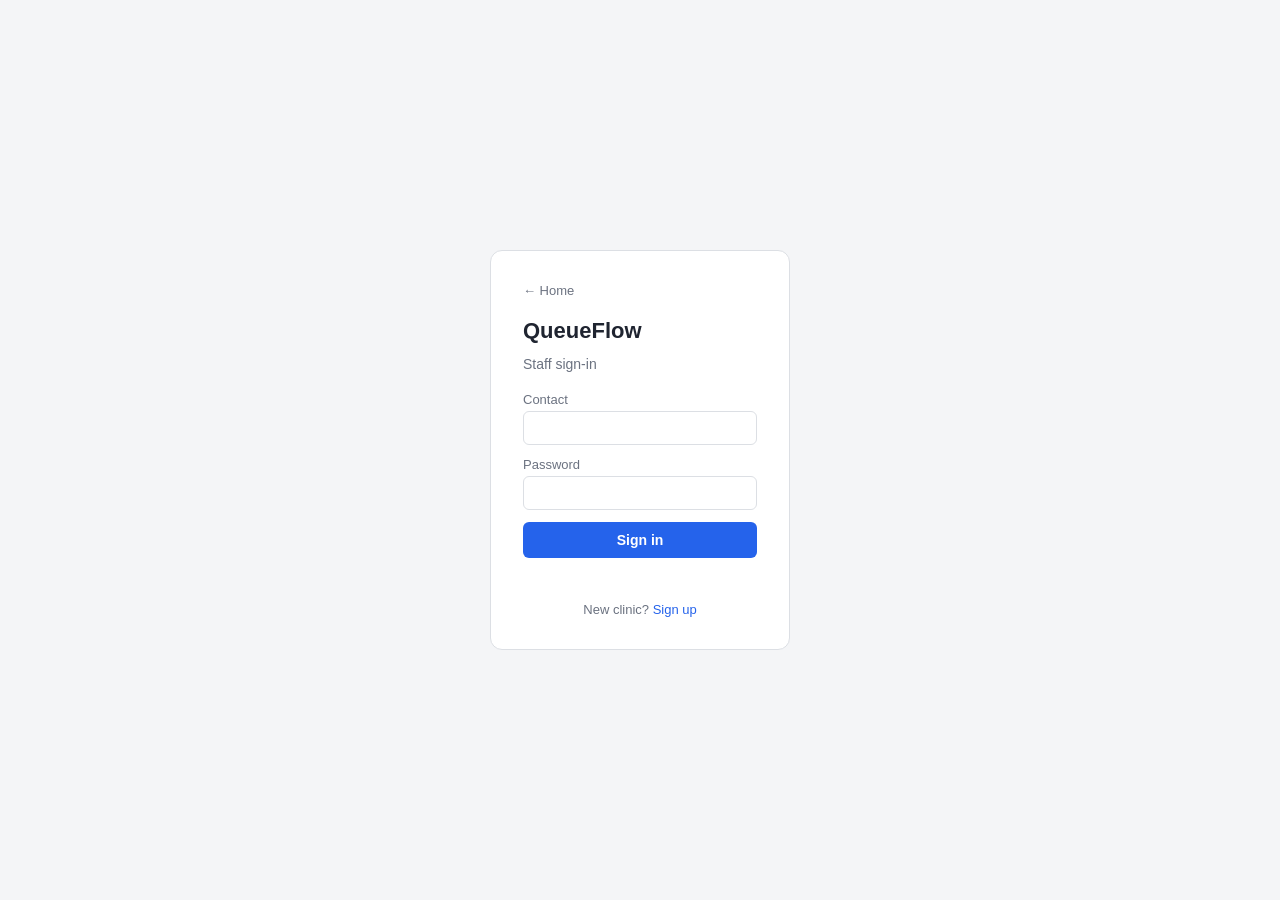
<file: static/dashboard/index.html>
<!DOCTYPE html>
<html lang="en">
<head>
<meta charset="UTF-8">
<meta name="viewport" content="width=device-width, initial-scale=1.0">
<title>QueueFlow Staff Dashboard</title>
<link rel="stylesheet" href="style.css">
</head>
<body>

<div id="login-screen">
  <form id="login-form">
    <a href="/" class="back-link">← Home</a>
    <h1>QueueFlow</h1>
    <p class="subtitle">Staff sign-in</p>
    <label>Contact
      <input type="text" id="login-contact" required autocomplete="username">
    </label>
    <label>Password
      <input type="password" id="login-password" required autocomplete="current-password">
    </label>
    <button type="submit">Sign in</button>
    <p id="login-error" class="error"></p>
    <p class="switch-link">New clinic? <a href="/signup/">Sign up</a></p>
  </form>
</div>

<div id="dashboard-screen" class="hidden">
  <header>
    <div>
      <strong id="clinic-role"></strong>
      <span id="session-status" class="badge"></span>
    </div>
    <div>
      <button id="pause-resume-btn" class="hidden secondary">Pause queue</button>
      <button id="close-reopen-btn" class="hidden secondary">Close for today</button>
      <button id="logout-btn" class="secondary">Log out</button>
    </div>
  </header>

  <p class="clinic-info">
    Clinic ID: <code id="clinic-id-display"></code>
    <a id="open-patient-app-link" href="#" target="_blank" rel="noopener" class="link-btn">Open patient app</a>
    <button id="copy-patient-link-btn" class="link-btn">Copy patient link</button>
    <span id="copy-confirm" class="copy-confirm hidden">Copied!</span>
  </p>

  <p id="banner" class="banner hidden"></p>

  <section class="called-section">
    <h2>Currently called</h2>
    <div id="called-list" class="token-list"></div>
    <button id="call-next-btn">Call next patient</button>
  </section>

  <section class="actions-section">
    <div class="card">
      <h3>Add walk-in</h3>
      <form id="walkin-form">
        <select id="walkin-contact-type">
          <option value="telegram">Telegram</option>
          <option value="email">Email</option>
        </select>
        <input type="text" id="walkin-contact-value" placeholder="Contact value" required>
        <input type="email" id="walkin-email" placeholder="Fallback email (optional)">
        <select id="walkin-tier">
          <option value="standard">Standard</option>
          <option value="priority">Priority</option>
        </select>
        <button type="submit">Add to queue</button>
      </form>
    </div>

    <div id="override-card" class="card hidden">
      <h3>Emergency override</h3>
      <form id="override-form">
        <select id="override-contact-type">
          <option value="telegram">Telegram</option>
          <option value="email">Email</option>
        </select>
        <input type="text" id="override-contact-value" placeholder="Contact value" required>
        <button type="submit" class="danger">Insert emergency</button>
      </form>
    </div>

    <div class="card">
      <h3>Fees (₹)</h3>
      <form id="fees-form">
        <label>Standard <input type="number" id="fee-standard" min="0" step="0.01" required></label>
        <label>Priority <input type="number" id="fee-priority" min="0" step="0.01" required></label>
        <label>Emergency <input type="number" id="fee-emergency" min="0" step="0.01" required></label>
        <button type="submit">Save fees</button>
        <span id="fees-saved" class="copy-confirm hidden">Saved!</span>
      </form>
    </div>
  </section>

  <section class="waiting-section">
    <h2>Waiting</h2>
    <table id="waiting-table">
      <thead>
        <tr><th>Up next</th><th>Token</th><th>Tier</th><th>Contact</th><th>Joined</th><th></th></tr>
      </thead>
      <tbody id="waiting-body"></tbody>
    </table>
  </section>

  <section class="served-section">
    <h2>Served today <span id="served-totals" class="totals-line"></span></h2>
    <table id="served-table">
      <thead>
        <tr><th>Token</th><th>Tier</th><th>Contact</th><th>Served at</th><th>Payment</th></tr>
      </thead>
      <tbody id="served-body"></tbody>
    </table>
  </section>
</div>

<script src="app.js"></script>
</body>
</html>
</file>
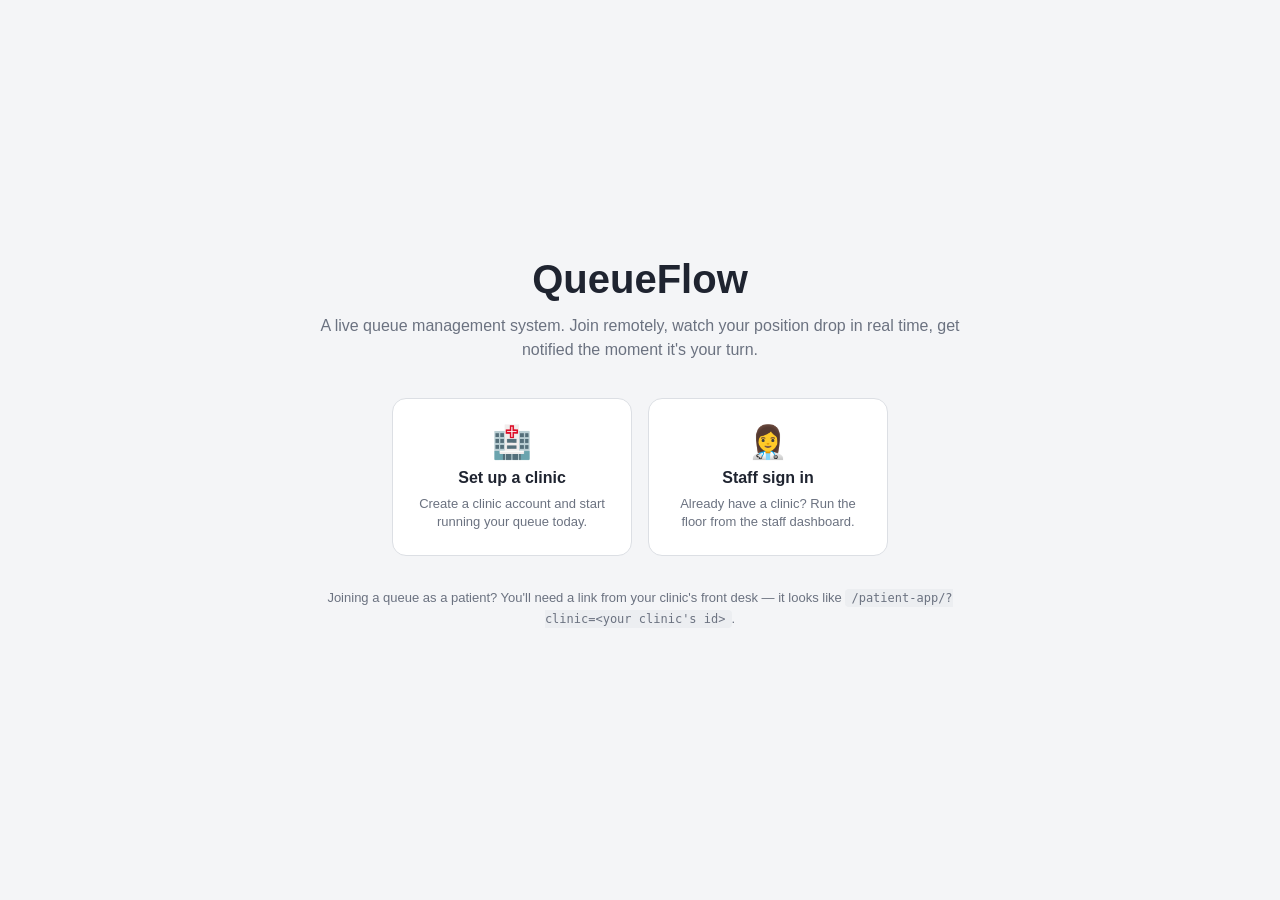
<file: static/home/index.html>
<!DOCTYPE html>
<html lang="en">
<head>
<meta charset="UTF-8">
<meta name="viewport" content="width=device-width, initial-scale=1.0">
<title>QueueFlow</title>
<link rel="stylesheet" href="style.css">
</head>
<body>

<div class="hero">
  <h1>QueueFlow</h1>
  <p class="tagline">A live queue management system. Join remotely, watch your position drop in real time, get notified the moment it's your turn.</p>

  <div class="card-row">
    <a class="card" href="/signup/">
      <span class="card-icon">🏥</span>
      <span class="card-title">Set up a clinic</span>
      <span class="card-desc">Create a clinic account and start running your queue today.</span>
    </a>
    <a class="card" href="/dashboard/">
      <span class="card-icon">👩‍⚕️</span>
      <span class="card-title">Staff sign in</span>
      <span class="card-desc">Already have a clinic? Run the floor from the staff dashboard.</span>
    </a>
  </div>

  <p class="patient-note">
    Joining a queue as a patient? You'll need a link from your clinic's front desk —
    it looks like <code>/patient-app/?clinic=&lt;your clinic's id&gt;</code>.
  </p>
</div>

</body>
</html>
</file>
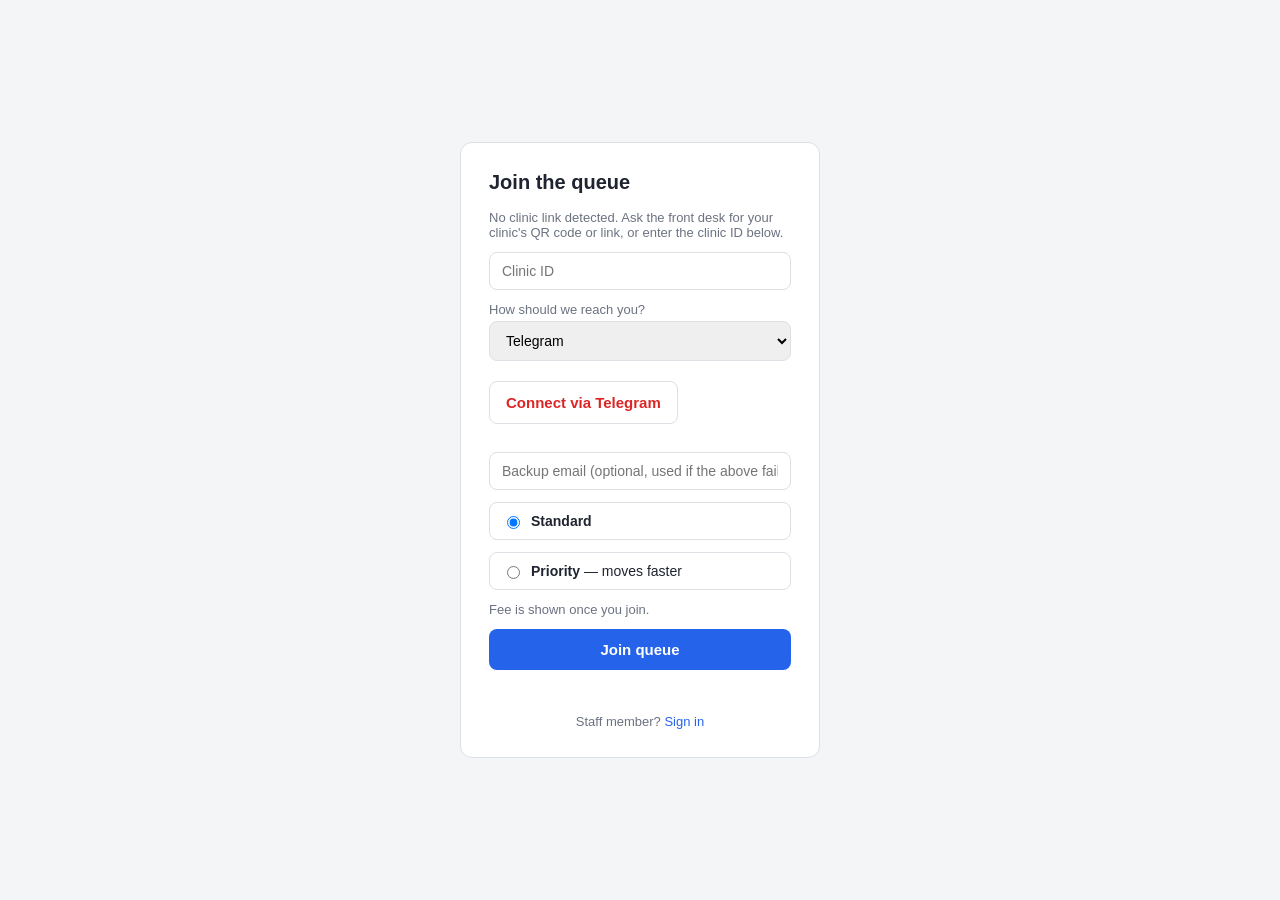
<file: static/patient/index.html>
<!DOCTYPE html>
<html lang="en">
<head>
<meta charset="UTF-8">
<meta name="viewport" content="width=device-width, initial-scale=1.0">
<title>QueueFlow</title>
<link rel="stylesheet" href="style.css">
</head>
<body>

<div id="join-screen">
  <form id="join-form">
    <h1>Join the queue</h1>
    <p id="clinic-missing" class="hint hidden">
      No clinic link detected. Ask the front desk for your clinic's QR code or link, or enter the clinic ID below.
    </p>
    <input type="text" id="clinic-id-input" placeholder="Clinic ID" class="hidden">

    <label>How should we reach you?
      <select id="contact-type">
        <option value="telegram">Telegram</option>
        <option value="email">Email</option>
      </select>
    </label>

    <div id="email-contact-field">
      <input type="email" id="contact-value" placeholder="Email address">
    </div>

    <div id="telegram-contact-field" class="hidden">
      <p id="telegram-connected-hint" class="hint hidden">✓ Telegram connected — you'll get your notifications there.</p>
      <button type="button" id="telegram-connect-btn" class="secondary">Connect via Telegram</button>
      <p id="telegram-connect-error" class="error"></p>
    </div>

    <input type="email" id="fallback-email" placeholder="Backup email (optional, used if the above fails)">

    <label class="tier-choice">
      <input type="radio" name="tier" value="standard" checked>
      <span><strong>Standard</strong></span>
    </label>
    <label class="tier-choice">
      <input type="radio" name="tier" value="priority">
      <span><strong>Priority</strong> — moves faster</span>
    </label>
    <p class="hint">Fee is shown once you join.</p>

    <button type="submit">Join queue</button>
    <p id="join-error" class="error"></p>
    <p class="switch-link">Staff member? <a href="/dashboard/">Sign in</a></p>
  </form>
</div>

<div id="status-screen" class="hidden">
  <div class="status-card">
    <p class="eyebrow">Your number</p>
    <h1 id="display-number">—</h1>
    <p id="status-line" class="status-line"></p>

    <div id="position-block">
      <div class="stat">
        <span class="stat-value" id="position-value">—</span>
        <span class="stat-label">people ahead of you</span>
      </div>
      <div class="stat">
        <span class="stat-value" id="eta-value">—</span>
        <span class="stat-label">estimated wait</span>
      </div>
    </div>

    <p id="called-banner" class="called-banner hidden">🔔 It's your turn — please head to the counter now.</p>
    <p id="paused-banner" class="paused-banner hidden">⏸️ The queue is temporarily paused — you'll keep your place, this just isn't moving right now.</p>

    <button id="upgrade-btn" class="hidden">Upgrade to priority</button>
    <p id="upgrade-error" class="error"></p>

    <button id="cancel-btn" class="secondary">Cancel my spot</button>
  </div>
</div>

<script src="app.js"></script>
</body>
</html>
</file>
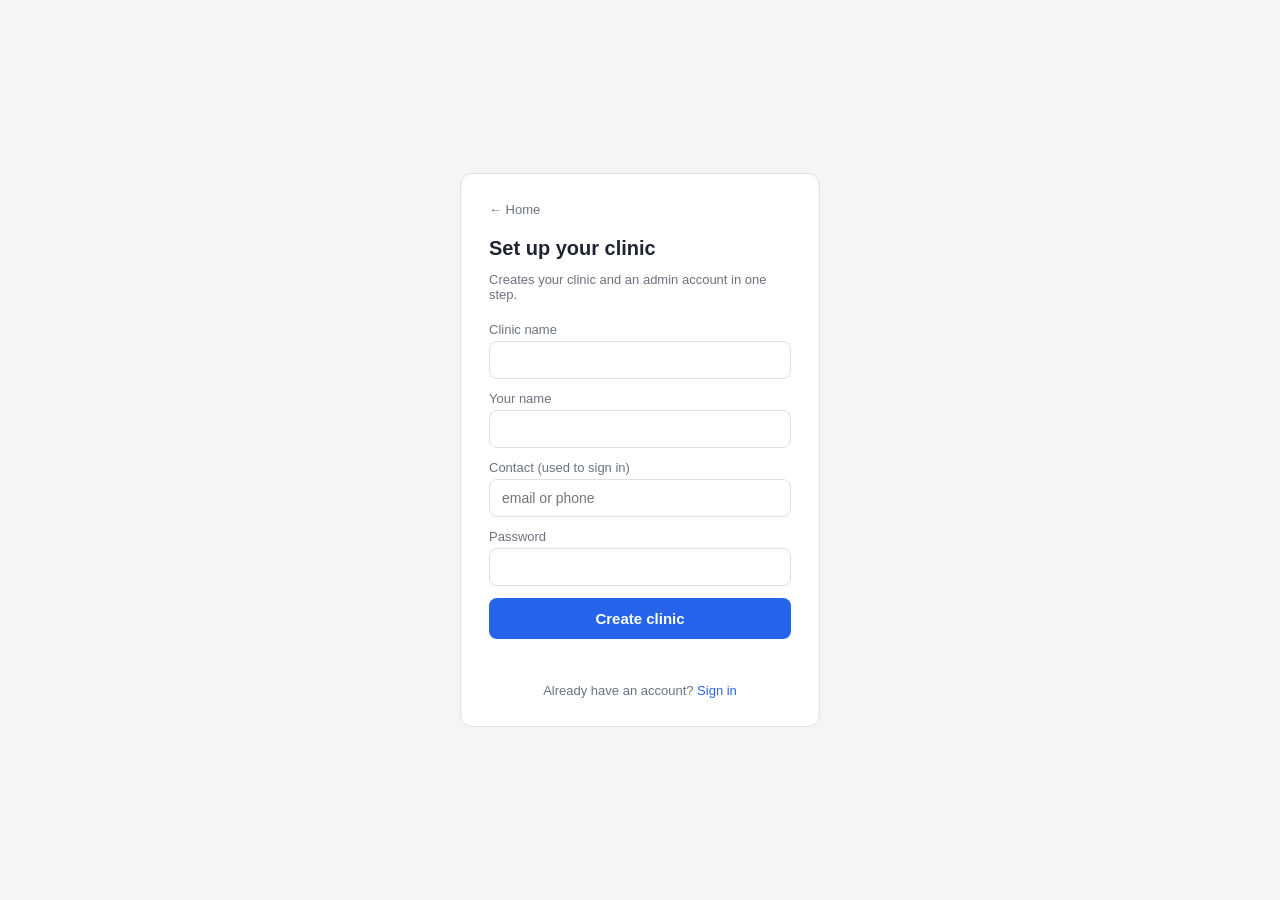
<file: static/signup/index.html>
<!DOCTYPE html>
<html lang="en">
<head>
<meta charset="UTF-8">
<meta name="viewport" content="width=device-width, initial-scale=1.0">
<title>QueueFlow — Set up your clinic</title>
<link rel="stylesheet" href="style.css">
</head>
<body>

<div id="signup-screen">
  <form id="signup-form">
    <a href="/" class="back-link">← Home</a>
    <h1>Set up your clinic</h1>
    <p class="subtitle">Creates your clinic and an admin account in one step.</p>

    <label>Clinic name
      <input type="text" id="clinic-name" required>
    </label>
    <label>Your name
      <input type="text" id="admin-name" required>
    </label>
    <label>Contact (used to sign in)
      <input type="text" id="admin-contact" placeholder="email or phone" required>
    </label>
    <label>Password
      <input type="password" id="admin-password" required minlength="1">
    </label>

    <button type="submit">Create clinic</button>
    <p id="signup-error" class="error"></p>
    <p class="switch-link">Already have an account? <a href="/dashboard/">Sign in</a></p>
  </form>
</div>

<div id="success-screen" class="hidden">
  <div class="success-card">
    <span class="success-icon">✅</span>
    <h1>Clinic created</h1>
    <p class="subtitle">Redirecting you to the staff dashboard…</p>

    <div class="clinic-id-block">
      <p class="clinic-id-label">Your clinic ID (patients use this to join)</p>
      <code id="clinic-id-value"></code>
    </div>
    <p class="patient-link-hint">Patient join link: <code id="patient-link-value"></code></p>
  </div>
</div>

<script src="app.js"></script>
</body>
</html>
</file>
<file: static/dashboard/style.css>
:root {
  --bg: #f4f5f7;
  --panel: #ffffff;
  --border: #dcdfe4;
  --text: #1f2430;
  --muted: #6b7280;
  --accent: #2563eb;
  --accent-dark: #1d4ed8;
  --danger: #dc2626;
  --success: #16a34a;
  --warn: #d97706;
}

* { box-sizing: border-box; }

body {
  margin: 0;
  font-family: -apple-system, Segoe UI, Roboto, Helvetica, Arial, sans-serif;
  background: var(--bg);
  color: var(--text);
}

.hidden { display: none !important; }

/* Login screen */
#login-screen {
  min-height: 100vh;
  display: flex;
  align-items: center;
  justify-content: center;
}

#login-form {
  background: var(--panel);
  border: 1px solid var(--border);
  border-radius: 12px;
  padding: 32px;
  width: 300px;
  display: flex;
  flex-direction: column;
  gap: 12px;
}

#login-form h1 { margin: 0; font-size: 22px; }
.subtitle { margin: 0 0 8px; color: var(--muted); font-size: 14px; }

label {
  display: flex;
  flex-direction: column;
  gap: 4px;
  font-size: 13px;
  color: var(--muted);
}

input, select {
  padding: 8px 10px;
  border: 1px solid var(--border);
  border-radius: 6px;
  font-size: 14px;
}

button {
  cursor: pointer;
  border: none;
  border-radius: 6px;
  padding: 10px 14px;
  font-size: 14px;
  font-weight: 600;
  background: var(--accent);
  color: white;
}
button:hover { background: var(--accent-dark); }
button.secondary { background: transparent; color: var(--text); border: 1px solid var(--border); }
button.secondary:hover { background: #eceef1; }
button.danger { background: var(--danger); }
button.danger:hover { background: #b91c1c; }
button:disabled { opacity: 0.5; cursor: not-allowed; }

.error { color: var(--danger); font-size: 13px; min-height: 16px; margin: 0; }

.paid-badge { color: var(--success); font-weight: 600; font-size: 13px; }
.pending-badge { color: var(--warn); font-weight: 600; font-size: 13px; }
.totals-line { font-size: 13px; font-weight: 400; color: var(--muted); text-transform: none; }

.back-link { font-size: 13px; color: var(--muted); text-decoration: none; margin-bottom: 8px; display: inline-block; }
.back-link:hover { color: var(--accent); }
.switch-link { font-size: 13px; color: var(--muted); text-align: center; margin: 4px 0 0; }
.switch-link a { color: var(--accent); text-decoration: none; }
.switch-link a:hover { text-decoration: underline; }

/* Dashboard */
#dashboard-screen { max-width: 900px; margin: 0 auto; padding: 20px; }

header {
  display: flex;
  justify-content: space-between;
  align-items: center;
  margin-bottom: 16px;
}
header > div { display: flex; align-items: center; gap: 10px; }

.badge {
  font-size: 12px;
  padding: 3px 8px;
  border-radius: 999px;
  background: #dcfce7;
  color: var(--success);
  text-transform: uppercase;
  font-weight: 600;
}
.badge.paused { background: #fef3c7; color: var(--warn); }
.badge.closed { background: #e5e7eb; color: var(--muted); }

.banner {
  background: #fee2e2;
  color: var(--danger);
  padding: 10px 14px;
  border-radius: 8px;
  margin-bottom: 16px;
  font-size: 14px;
}

.clinic-info {
  font-size: 12px;
  color: var(--muted);
  margin: -8px 0 16px;
  display: flex;
  align-items: center;
  gap: 8px;
}
.clinic-info code {
  background: #eceef1;
  padding: 2px 6px;
  border-radius: 4px;
  font-size: 11px;
}
.link-btn {
  background: none;
  border: none;
  color: var(--accent);
  padding: 0;
  font-size: 12px;
  font-weight: 600;
  cursor: pointer;
}
.link-btn:hover { text-decoration: underline; background: none; }
.copy-confirm { color: var(--success); font-weight: 600; }

section { margin-bottom: 24px; }
h2 { font-size: 16px; margin: 0 0 10px; }
h3 { font-size: 14px; margin: 0 0 10px; }

.token-list { display: flex; flex-direction: column; gap: 8px; margin-bottom: 12px; }

.token-row {
  background: var(--panel);
  border: 1px solid var(--border);
  border-radius: 8px;
  padding: 10px 14px;
  display: flex;
  justify-content: space-between;
  align-items: center;
  gap: 8px;
  flex-wrap: wrap;
}

.token-row .info { display: flex; flex-direction: column; gap: 2px; }
.token-row .display-number { font-weight: 700; font-size: 15px; }
.token-row .meta { font-size: 12px; color: var(--muted); }
.btn-group { display: flex; gap: 6px; flex-wrap: wrap; }
.btn-group button { padding: 6px 10px; font-size: 12px; }

.empty-state { color: var(--muted); font-size: 13px; padding: 8px 0; }

.actions-section { display: flex; gap: 16px; flex-wrap: wrap; }

.card {
  background: var(--panel);
  border: 1px solid var(--border);
  border-radius: 10px;
  padding: 16px;
  flex: 1;
  min-width: 240px;
}

.card form { display: flex; flex-direction: column; gap: 8px; }

table { width: 100%; border-collapse: collapse; background: var(--panel); border-radius: 8px; overflow: hidden; }
th, td { text-align: left; padding: 8px 10px; font-size: 13px; border-bottom: 1px solid var(--border); }
th { color: var(--muted); font-weight: 600; font-size: 12px; text-transform: uppercase; }
tbody tr:last-child td { border-bottom: none; }
</file>
<file: static/home/style.css>
:root {
  --bg: #f4f5f7;
  --panel: #ffffff;
  --border: #dcdfe4;
  --text: #1f2430;
  --muted: #6b7280;
  --accent: #2563eb;
}

* { box-sizing: border-box; }

body {
  margin: 0;
  min-height: 100vh;
  display: flex;
  align-items: center;
  justify-content: center;
  font-family: -apple-system, Segoe UI, Roboto, Helvetica, Arial, sans-serif;
  background: var(--bg);
  color: var(--text);
  padding: 20px;
}

.hero {
  max-width: 640px;
  text-align: center;
}

.hero h1 {
  font-size: 40px;
  margin: 0 0 12px;
}

.tagline {
  color: var(--muted);
  font-size: 16px;
  line-height: 1.5;
  margin: 0 0 36px;
}

.card-row {
  display: flex;
  gap: 16px;
  justify-content: center;
  flex-wrap: wrap;
  margin-bottom: 32px;
}

.card {
  background: var(--panel);
  border: 1px solid var(--border);
  border-radius: 14px;
  padding: 24px;
  width: 240px;
  text-decoration: none;
  color: var(--text);
  display: flex;
  flex-direction: column;
  align-items: center;
  gap: 8px;
  transition: transform 0.1s, box-shadow 0.1s;
}
.card:hover {
  transform: translateY(-2px);
  box-shadow: 0 8px 20px rgba(0, 0, 0, 0.08);
  border-color: var(--accent);
}

.card-icon { font-size: 32px; }
.card-title { font-weight: 700; font-size: 16px; }
.card-desc { font-size: 13px; color: var(--muted); line-height: 1.4; }

.patient-note {
  font-size: 13px;
  color: var(--muted);
  line-height: 1.6;
}

.patient-note code {
  background: #eceef1;
  padding: 2px 6px;
  border-radius: 4px;
  font-size: 12px;
}
</file>
<file: static/patient/style.css>
:root {
  --bg: #f4f5f7;
  --panel: #ffffff;
  --border: #dcdfe4;
  --text: #1f2430;
  --muted: #6b7280;
  --accent: #2563eb;
  --accent-dark: #1d4ed8;
  --danger: #dc2626;
  --success: #16a34a;
  --warn: #d97706;
}

* { box-sizing: border-box; }

body {
  margin: 0;
  min-height: 100vh;
  display: flex;
  align-items: center;
  justify-content: center;
  font-family: -apple-system, Segoe UI, Roboto, Helvetica, Arial, sans-serif;
  background: var(--bg);
  color: var(--text);
  padding: 20px;
}

.hidden { display: none !important; }

/* Join form */
#join-form {
  background: var(--panel);
  border: 1px solid var(--border);
  border-radius: 12px;
  padding: 28px;
  width: 100%;
  max-width: 360px;
  display: flex;
  flex-direction: column;
  gap: 12px;
}

#join-form h1 { margin: 0 0 4px; font-size: 20px; }

.hint { font-size: 13px; color: var(--muted); margin: 0; }

label {
  display: flex;
  flex-direction: column;
  gap: 4px;
  font-size: 13px;
  color: var(--muted);
}

.tier-choice {
  flex-direction: row;
  align-items: center;
  gap: 8px;
  font-size: 14px;
  color: var(--text);
  border: 1px solid var(--border);
  border-radius: 8px;
  padding: 10px 12px;
}
.tier-choice input { width: auto; }

input, select {
  padding: 10px 12px;
  border: 1px solid var(--border);
  border-radius: 8px;
  font-size: 14px;
  width: 100%;
}

button {
  cursor: pointer;
  border: none;
  border-radius: 8px;
  padding: 12px 16px;
  font-size: 15px;
  font-weight: 600;
  background: var(--accent);
  color: white;
}
button:hover { background: var(--accent-dark); }
button.secondary { background: transparent; color: var(--danger); border: 1px solid var(--border); margin-top: 8px; }
button.secondary:hover { background: #fef2f2; }

.error { color: var(--danger); font-size: 13px; min-height: 16px; margin: 0; }

.switch-link { font-size: 13px; color: var(--muted); text-align: center; margin: 4px 0 0; }
.switch-link a { color: var(--accent); text-decoration: none; }
.switch-link a:hover { text-decoration: underline; }

/* Status screen */
.status-card {
  background: var(--panel);
  border: 1px solid var(--border);
  border-radius: 16px;
  padding: 32px;
  width: 100%;
  max-width: 380px;
  text-align: center;
}

.eyebrow { margin: 0; font-size: 12px; text-transform: uppercase; letter-spacing: 0.05em; color: var(--muted); }
.status-card h1 { margin: 4px 0 8px; font-size: 48px; }
.status-line { margin: 0 0 20px; font-size: 14px; color: var(--muted); text-transform: capitalize; }

#position-block {
  display: flex;
  justify-content: center;
  gap: 32px;
  margin-bottom: 20px;
}
.stat { display: flex; flex-direction: column; }
.stat-value { font-size: 28px; font-weight: 700; }
.stat-label { font-size: 12px; color: var(--muted); }

.called-banner {
  background: #dcfce7;
  color: var(--success);
  padding: 12px;
  border-radius: 8px;
  font-size: 14px;
  font-weight: 600;
  margin-bottom: 16px;
}

.paused-banner {
  background: #fef3c7;
  color: var(--warn);
  padding: 12px;
  border-radius: 8px;
  font-size: 13px;
  font-weight: 600;
  margin-bottom: 16px;
}
</file>
<file: static/signup/style.css>
:root {
  --bg: #f4f5f7;
  --panel: #ffffff;
  --border: #dcdfe4;
  --text: #1f2430;
  --muted: #6b7280;
  --accent: #2563eb;
  --accent-dark: #1d4ed8;
  --danger: #dc2626;
  --success: #16a34a;
}

* { box-sizing: border-box; }

body {
  margin: 0;
  min-height: 100vh;
  display: flex;
  align-items: center;
  justify-content: center;
  font-family: -apple-system, Segoe UI, Roboto, Helvetica, Arial, sans-serif;
  background: var(--bg);
  color: var(--text);
  padding: 20px;
}

.hidden { display: none !important; }

.back-link {
  font-size: 13px;
  color: var(--muted);
  text-decoration: none;
  margin-bottom: 8px;
  display: inline-block;
}
.back-link:hover { color: var(--accent); }

#signup-form {
  background: var(--panel);
  border: 1px solid var(--border);
  border-radius: 12px;
  padding: 28px;
  width: 100%;
  max-width: 360px;
  display: flex;
  flex-direction: column;
  gap: 12px;
}

#signup-form h1 { margin: 0; font-size: 20px; }
.subtitle { margin: 0 0 8px; color: var(--muted); font-size: 13px; }

label {
  display: flex;
  flex-direction: column;
  gap: 4px;
  font-size: 13px;
  color: var(--muted);
}

input {
  padding: 10px 12px;
  border: 1px solid var(--border);
  border-radius: 8px;
  font-size: 14px;
}

button {
  cursor: pointer;
  border: none;
  border-radius: 8px;
  padding: 12px 16px;
  font-size: 15px;
  font-weight: 600;
  background: var(--accent);
  color: white;
}
button:hover { background: var(--accent-dark); }

.error { color: var(--danger); font-size: 13px; min-height: 16px; margin: 0; }

.switch-link { font-size: 13px; color: var(--muted); text-align: center; margin: 4px 0 0; }
.switch-link a { color: var(--accent); text-decoration: none; }
.switch-link a:hover { text-decoration: underline; }

/* Success screen */
.success-card {
  background: var(--panel);
  border: 1px solid var(--border);
  border-radius: 16px;
  padding: 32px;
  width: 100%;
  max-width: 380px;
  text-align: center;
}
.success-icon { font-size: 40px; }
.success-card h1 { margin: 8px 0 4px; font-size: 22px; }

.clinic-id-block {
  background: #f4f5f7;
  border-radius: 8px;
  padding: 14px;
  margin: 20px 0 10px;
}
.clinic-id-label { font-size: 12px; color: var(--muted); margin: 0 0 6px; }
.clinic-id-block code { font-size: 13px; word-break: break-all; }

.patient-link-hint { font-size: 12px; color: var(--muted); word-break: break-all; }
</file>
